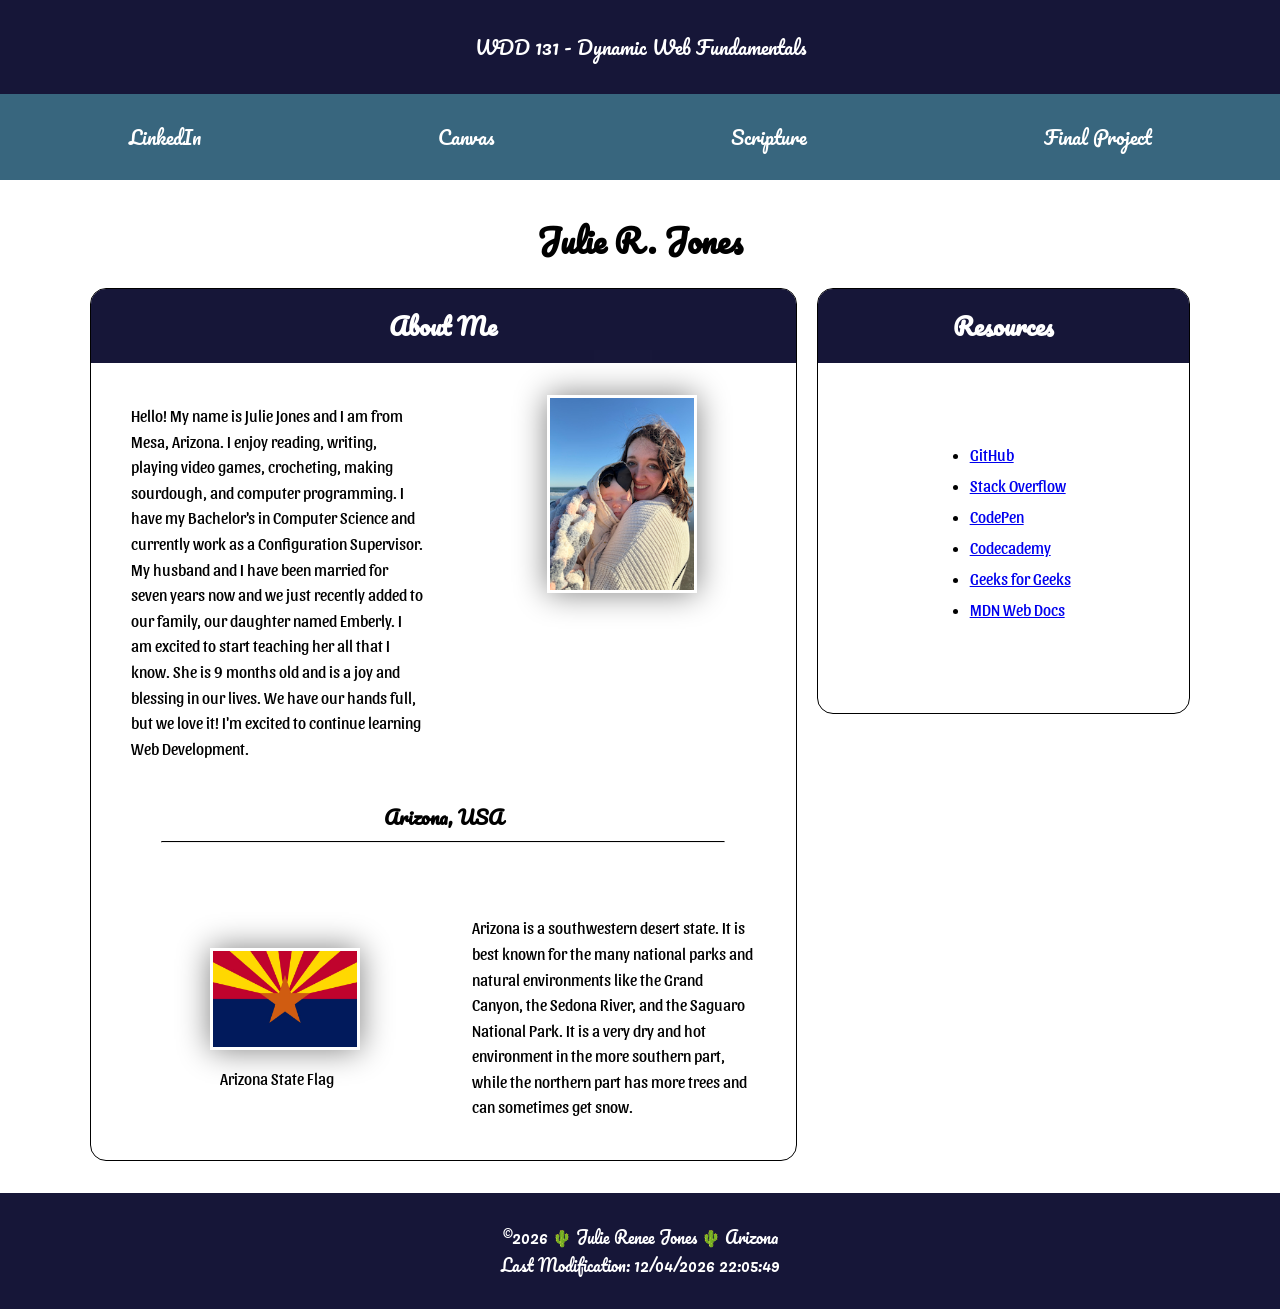
<file: index.html>
<!DOCTYPE html>
<html lang="en">
<head>
    <meta charset="UTF-8">
    <meta name="viewport" content="width=device-width, initial-scale=1.0">
    <title>WDD 131 - Dynamic Web Fundamentals - Julie Jones</title>
    <meta name="description" content="WDD 131 - Dynamic Web Fundamentals Julie Jones - This page is my home page for the WDD 131 class which contains information about me.">
    <meta name="author" content="Julie Jones">
    
    <link rel="stylesheet" href="styles/base.css">
    <link rel="preconnect" href="https://fonts.googleapis.com">
    <link rel="preconnect" href="https://fonts.gstatic.com" crossorigin>
    <link href="https://fonts.googleapis.com/css2?family=Oswald:wght@200..700&family=Pacifico&family=Shadows+Into+Light&display=swap" rel="stylesheet">
    <link rel="preconnect" href="https://fonts.googleapis.com">
    <link rel="preconnect" href="https://fonts.gstatic.com" crossorigin>
    <link href="https://fonts.googleapis.com/css2?family=Oswald:wght@200..700&family=Pacifico&family=Sansita:ital,wght@0,400;0,700;0,800;0,900;1,400;1,700;1,800;1,900&family=Shadows+Into+Light&display=swap" rel="stylesheet">

    <script src="scripts/getdates.js" defer></script>
</head>
<body>
    <header>
        <span id="course-title">WDD 131 - Dynamic Web Fundamentals</span>
         <nav>
            <a href="https://www.linkedin.com/in/julie-jones-716b031a3">LinkedIn</a>
            <a href="https://byupw.instructure.com/">Canvas</a>
            <a href="https://www.churchofjesuschrist.org/study/scriptures/ot/ps/23?lang=eng">Scripture</a>
            <a href="finalproject/">Final Project</a>
        </nav>
    </header>
    <main>
        <h1>Julie R. Jones</h1>
        <section class="card">
            <h2>About Me</h2>
            
            <div class="about">
                
                <p>
                    Hello! My name is Julie Jones and I am from Mesa, Arizona.
                    I enjoy reading, writing, playing video games, crocheting, making sourdough, and
                    computer programming. I have
                    my Bachelor's in Computer Science and currently work as a Configuration Supervisor. 
                    My husband and I have been married for seven years now
                    and we
                    just recently added to our family, our daughter named Emberly. I am excited to start
                    teaching her all that I know. She is 9 months old and is a joy and blessing in our lives. We have our hands full, but we love it!
                    I'm excited to continue learning Web Development. 
                </p>
                <figure class="profile">
                    <img src="images/profile.jpg" alt="Hello, my name is Julie Jones!" width="200">
                </figure>
            </div>
            
            <h3>Arizona, USA</h3>
            <hr>
            <div class="state">
                <figure class="flag">
                    <img src="images/arizona-flag.jpg" alt="Arizona State Flag" width="200">
                
                    <figcaption>Arizona State Flag</figcaption>
                </figure>
                <p>
                    Arizona is a southwestern desert state. It is best known for the many national parks
                    and
                    natural environments like the Grand Canyon, the Sedona River, and the Saguaro
                    National
                    Park. It is a very dry and hot environment in the more southern part, while the
                    northern
                    part has more trees and can sometimes get snow.
                </p>
            </div>
            
        </section>
        <section class="card resource">
            <h2>Resources</h2>
            <ul>
                <li><a href="https://github.com/jjones9825">GitHub</a></li>
                <li><a href="https://stackoverflow.com/questions/53030531/dotnet-command-not-found-in-mac/56291338#56291338">Stack Overflow</a></li>
                <li><a href="https://codepen.io/editor/pen?tour=welcome">CodePen</a></li>
                <li><a href="https://www.codecademy.com">Codecademy</a></li>
                <li><a href="https://www.geeksforgeeks.org/javascript/learn-web-development-basics-with-html-css-and-javascript/">Geeks for Geeks</a></li>
                <li><a href="https://developer.mozilla.org/en-US/docs/Learn_web_development">MDN Web Docs</a></li>
            </ul>
            
        </section>
    </main>
    <footer>
        <p>©<span id="currentyear"></span> 🌵 Julie Renee Jones 🌵 Arizona</p>
        <p>Last Modification: <span id="lastModified"></span></p>
    </footer>
    
</body>
</html>
</file>
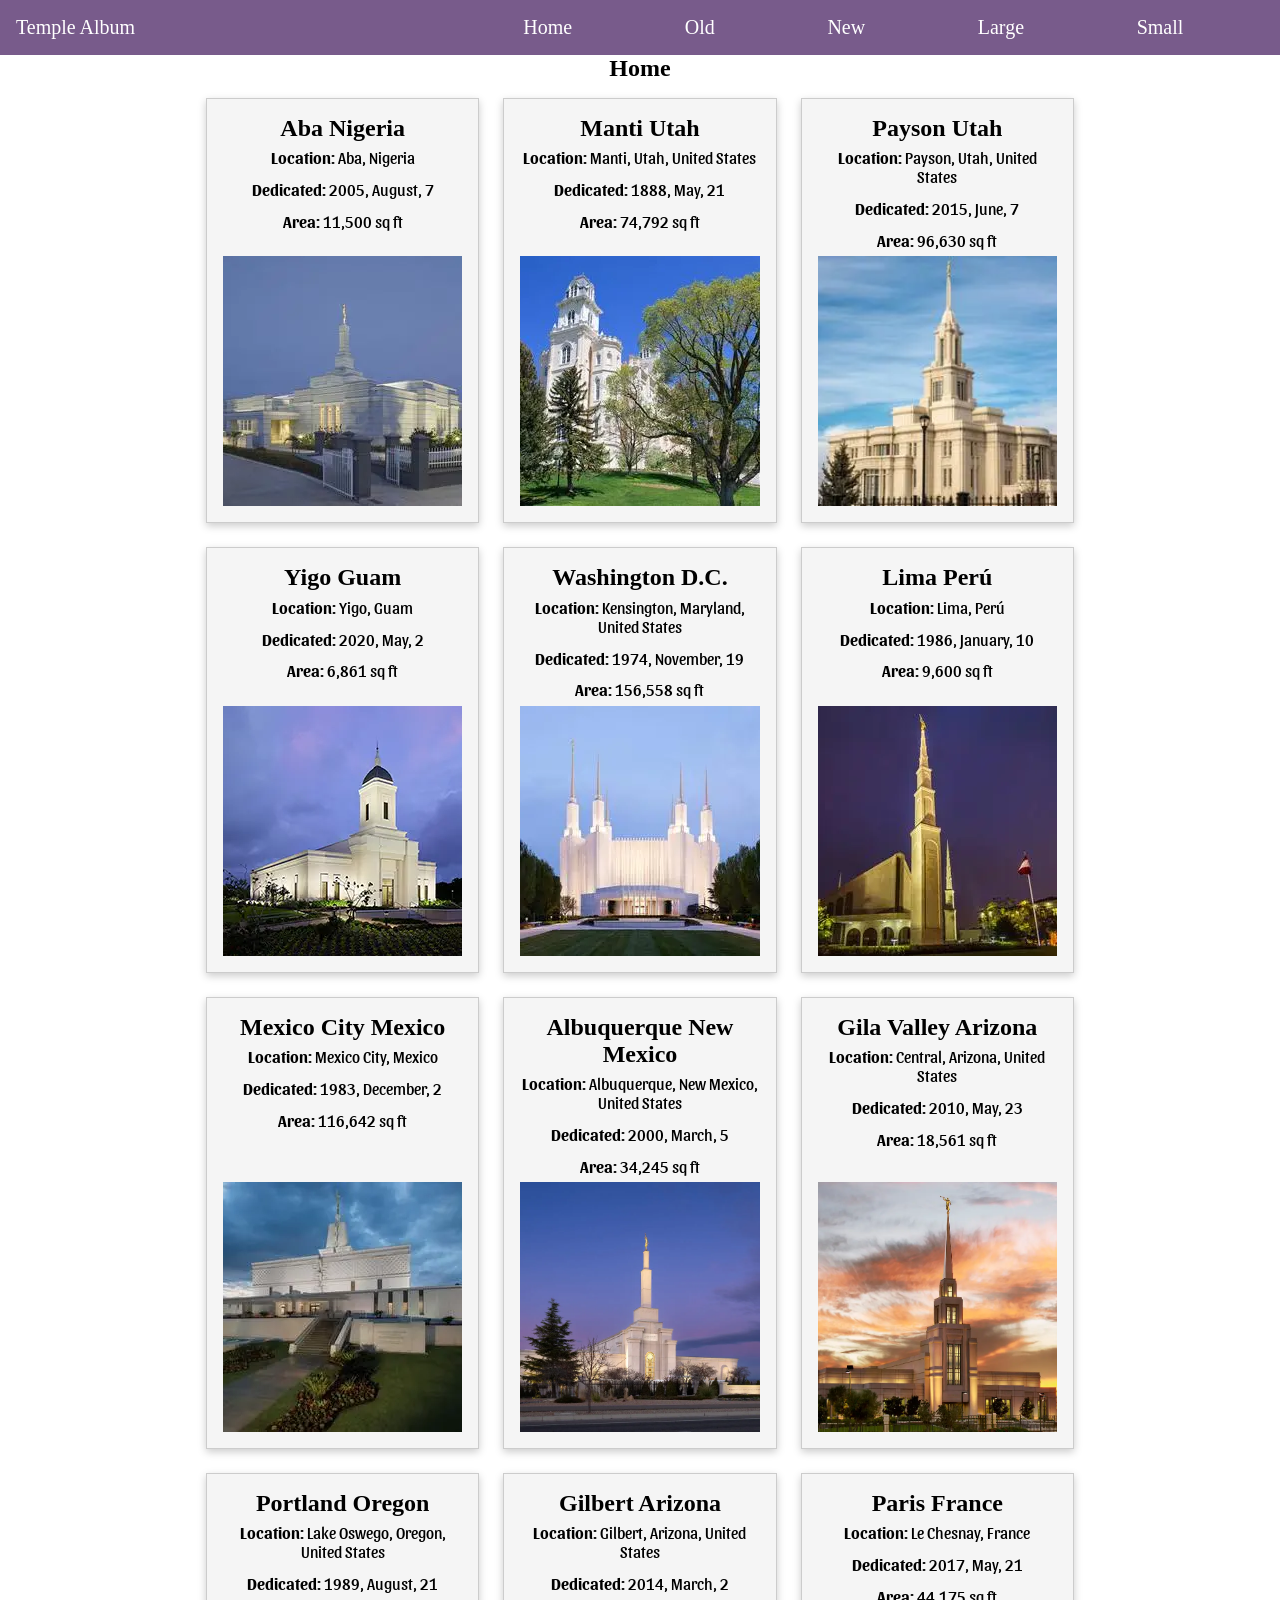
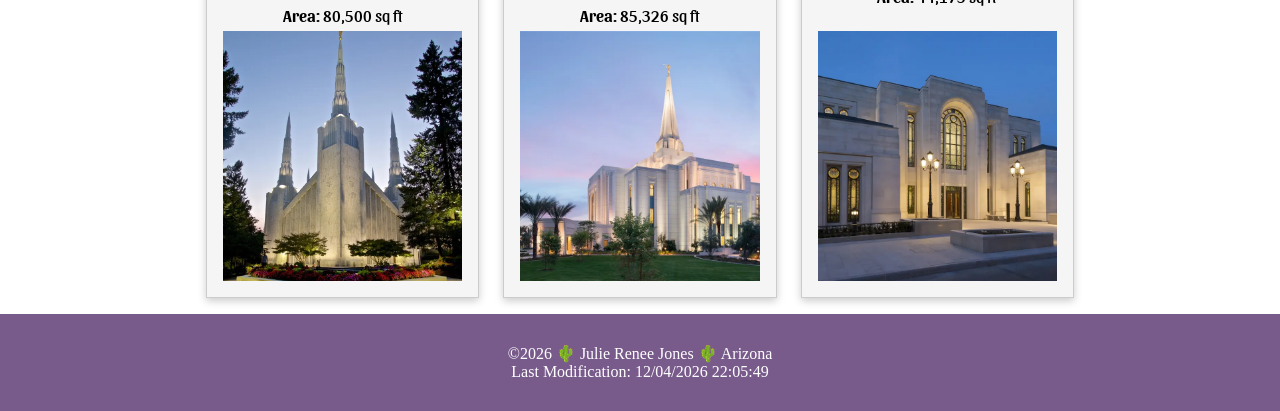
<file: filtered-temples.html>
<!DOCTYPE html>
<html lang="en">
<head>
    <meta charset="UTF-8">
    <meta name="viewport" content="width=device-width, initial-scale=1.0">
    <meta name="description" content="WDD 131 - Temple Photo Album with different Latter Day Saint Temples.">
    <meta name="author" content="Julie Jones">
    
    <link rel="stylesheet" href="styles/filtered-temples.css">
    <link rel="stylesheet" href="styles/filtered-temples-large.css">
    <link rel="preconnect" href="https://fonts.googleapis.com">
    <link rel="preconnect" href="https://fonts.gstatic.com" crossorigin>
    <link href="https://fonts.googleapis.com/css2?family=Sansita:wght@400;700&display=swap" rel="stylesheet">
   
    <script src="scripts/filtered-temples.js" defer></script>
    <script src="scripts/getdates.js" defer></script>
    
    <title>Temple Album | WDD 131</title>
</head>
<body>
    <header>
        <p>Temple Album</p>
        <button type="button" id="menu" aria-label="Hamburger Navigation Menu"></button>
        
        <nav>
            <ul>
                <li><a href="#" id="home">Home</a></li>
                <li><a href="#" id="old">Old</a></li>
                <li><a href="#" id="new">New</a></li>
                <li><a href="#" id="large">Large</a></li>
                <li><a href="#" id="small">Small</a></li>
            </ul>
            
            
        </nav>
    </header>
    <main>
        <h1 id="pageTitle">Home</h1>
        <div id="templeCards"></div>
    </main>
    <footer>
         <p>©<span id="currentyear"></span> 🌵 Julie Renee Jones 🌵 Arizona</p>
        <p>Last Modification: <span id="lastModified"></span></p>
    </footer>
</body>
</html>
</file>
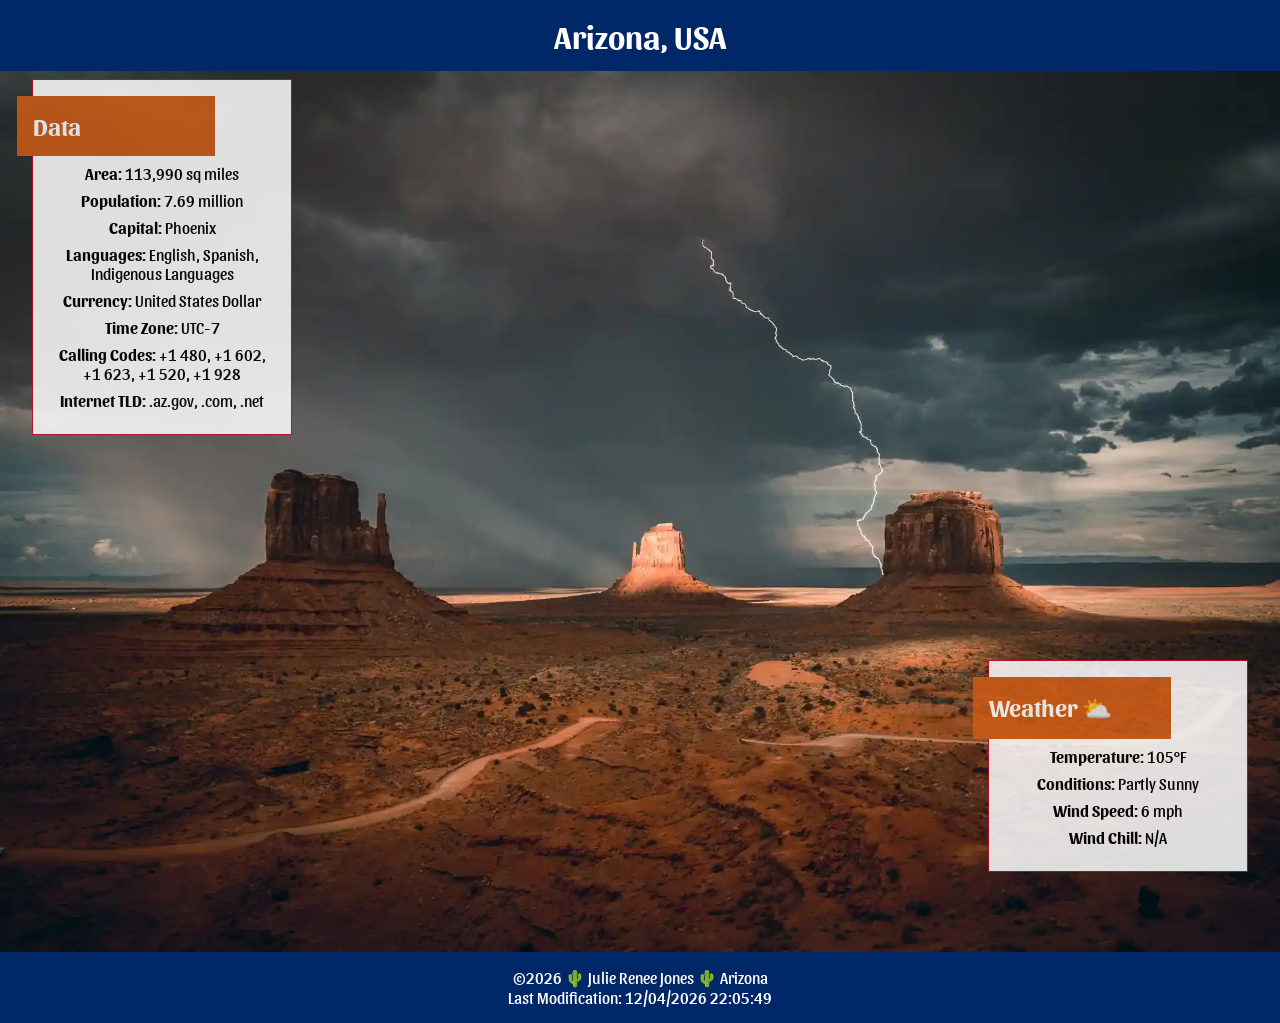
<file: place.html>
<!DOCTYPE html>
<html lang="en">
<head>
    <meta charset="UTF-8">
    <meta name="viewport" content="width=device-width, initial-scale=1.0">
    <meta name="description" content="A webpage that shares information about the place I live.">
    <meta name="author" content="Julie Jones">

    <title>Country Web Page | WDD 131</title>

    <link rel="preconnect" href="https://fonts.googleapis.com">
    <link rel="preconnect" href="https://fonts.gstatic.com" crossorigin>
    <link href="https://fonts.googleapis.com/css2?family=Oswald:wght@200..700&family=Pacifico&family=Shadows+Into+Light&display=swap" rel="stylesheet">
    <link rel="preconnect" href="https://fonts.googleapis.com">
    <link rel="preconnect" href="https://fonts.gstatic.com" crossorigin>
    <link href="https://fonts.googleapis.com/css2?family=Oswald:wght@200..700&family=Pacifico&family=Sansita:ital,wght@0,400;0,700;0,800;0,900;1,400;1,700;1,800;1,900&family=Shadows+Into+Light&display=swap" rel="stylesheet">

    <link rel="stylesheet" href="styles/place.css">
    <script src="scripts/place.js" defer></script>
    <script src="scripts/getdates.js" defer></script>


</head>
<body>
    <header>
        <h1>Arizona, USA</h1>
    </header>
    <main>
        <div class="container">
            <div class="hero">
                <picture>
                    <source srcset="images/arizona-landscape.webp" media="(min-width: 640px)">
                    <img src="images/arizona-cactus.webp" alt="A field of cacti with focus pulling to one tall cactus with the sun shining in the background.">
                </picture>
            </div>

            <section class="data card">
                <h2>Data</h2>
                <div class="info">
                    <p><strong>Area:</strong> 113,990 sq miles</p>

                    <p><strong>Population:</strong> 7.69 million</p>

                    <p><strong>Capital:</strong> Phoenix</p>
        
                    <p><strong>Languages:</strong> English, Spanish, Indigenous Languages</p>

                    <p><strong>Currency:</strong> United States Dollar</p>

                    <p><strong>Time Zone:</strong> UTC-7</p>

                    <p><strong>Calling Codes:</strong> +1 480, +1 602, +1 623, +1 520, +1 928</p>

                    <p><strong>Internet TLD:</strong> .az.gov, .com, .net</p>
                    
                </div>
            </section>

            <section class="weather card">
                <h2>
                    Weather
                    <img src="images/weather-icon.svg" alt="An icon with a sun behind clouds" class="weather-icon">
                </h2>

                <div class="info">
                    <p><strong>Temperature:</strong> <span id="temperature">105°F</span></p>
                 
                    <p><strong>Conditions:</strong> <span id="conditions">Partly Sunny</span></p>
                   
                    <p><strong>Wind Speed:</strong> <span id="wind-speed">6 mph</span></p>
                 
                    <p><strong>Wind Chill:</strong> <span id="windchill"></span></p>
                </div>
            </section>
        </div>
        
    </main>
    <footer>
         <p>©<span id="currentyear"></span> 🌵 Julie Renee Jones 🌵 Arizona</p>
        <p>Last Modification: <span id="lastModified"></span></p>
    </footer>    
</body>
</html>
</file>
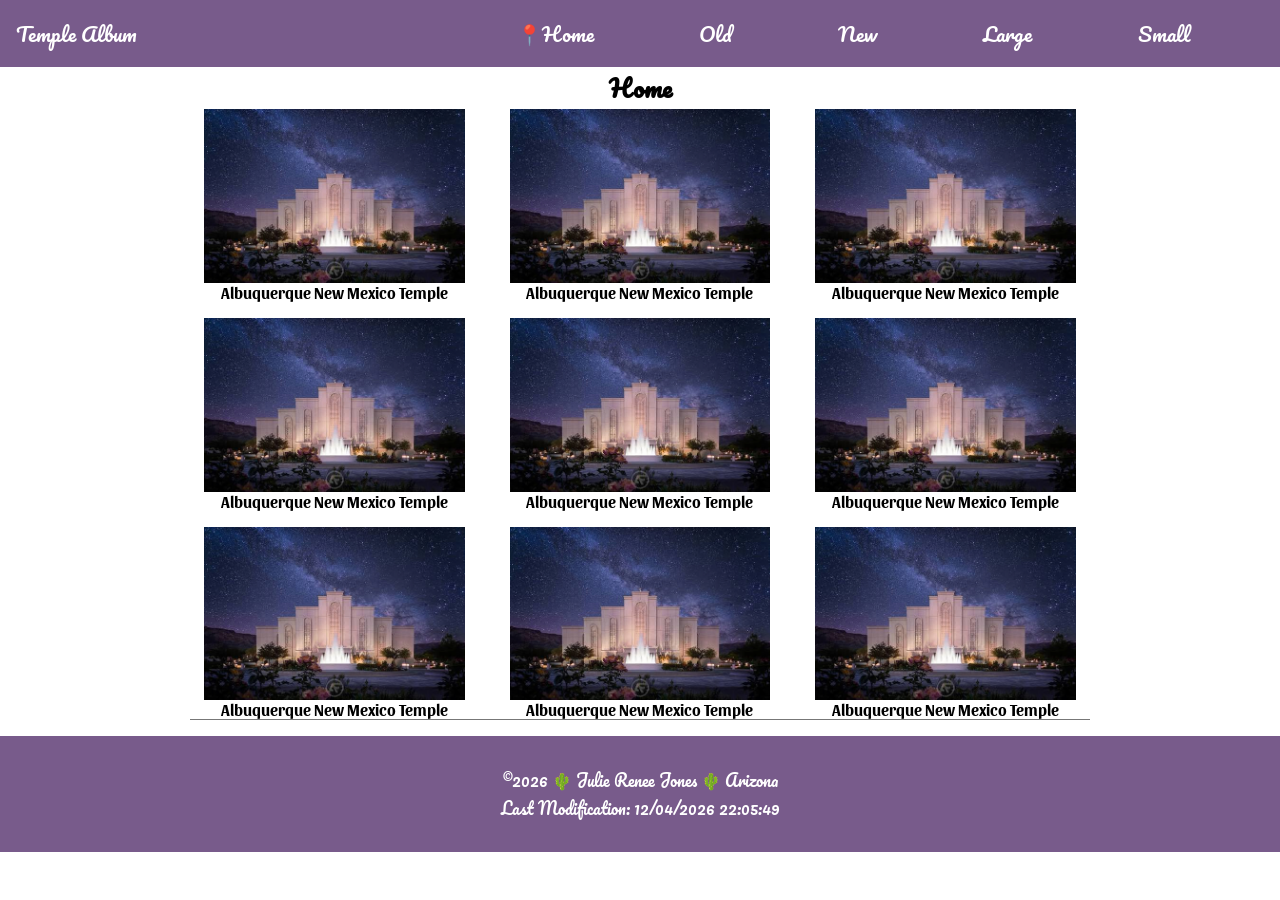
<file: temples.html>
<!DOCTYPE html>
<html lang="en">
<head>
    <meta charset="UTF-8">
    <meta name="viewport" content="width=device-width, initial-scale=1.0">
    <meta name="description" content="WDD 131 - Temple Photo Album with different Latter Day Saint Temples.">
    <meta name="author" content="Julie Jones">
    
    <link rel="stylesheet" href="styles/temples.css">
    <link rel="stylesheet" href="styles/temples-large.css">
    <link rel="preconnect" href="https://fonts.googleapis.com">
    <link rel="preconnect" href="https://fonts.gstatic.com" crossorigin>
    <link href="https://fonts.googleapis.com/css2?family=Oswald:wght@200..700&family=Pacifico&family=Shadows+Into+Light&display=swap" rel="stylesheet">
    <link rel="preconnect" href="https://fonts.googleapis.com">
    <link rel="preconnect" href="https://fonts.gstatic.com" crossorigin>
    <link href="https://fonts.googleapis.com/css2?family=Oswald:wght@200..700&family=Pacifico&family=Sansita:ital,wght@0,400;0,700;0,800;0,900;1,400;1,700;1,800;1,900&family=Shadows+Into+Light&display=swap" rel="stylesheet">

    <script src="scripts/temples.js" defer></script>
    <script src="scripts/getdates.js" defer></script>
    
    <title>Temple Album | WDD 131</title>
</head>
<body>
    <header>
        <p>Temple Album</p>
        <button type="button" id="menu" aria-label="Hamburger Navigation Menu"></button>
        
        <nav>
            <ul>
                <li><a href="#" title="Home" class="active">Home</a></li>
                <li><a href="#" title="Old">Old</a></li>
                <li><a href="#" title="New">New</a></li>
                <li><a href="#" title="Large">Large</a></li>
                <li><a href="#" title="Small">Small</a></li>
            </ul>
            
            
        </nav>
    </header>
    <main>
        <h1>Home</h1>
        <div class="container standard">
            <figure>
                <img src="images/albuquerque-temple.jpg" loading="lazy" width="250" height="167" alt="The Albuquerque New Mexico temple at night, front view.">
                <figcaption>Albuquerque New Mexico Temple</figcaption>
            </figure>
            <figure>
                <img src="images/albuquerque-temple.jpg" loading="lazy" width="250" height="167" alt="The Albuquerque New Mexico temple at night, front view.">
                <figcaption>Albuquerque New Mexico Temple</figcaption>
            </figure>
            <figure>
                <img src="images/albuquerque-temple.jpg" loading="lazy" width="250" height="167" alt="The Albuquerque New Mexico temple at night, front view.">
                <figcaption>Albuquerque New Mexico Temple</figcaption>
            </figure>
            <figure>
                <img src="images/albuquerque-temple.jpg" loading="lazy" width="250" height="167" alt="The Albuquerque New Mexico temple at night, front view.">
                <figcaption>Albuquerque New Mexico Temple</figcaption>
            </figure>
            <figure>
                <img src="images/albuquerque-temple.jpg" loading="lazy" width="250" height="167" alt="The Albuquerque New Mexico temple at night, front view.">
                <figcaption>Albuquerque New Mexico Temple</figcaption>
            </figure>
            <figure>
                <img src="images/albuquerque-temple.jpg" loading="lazy" width="250" height="167" alt="The Albuquerque New Mexico temple at night, front view.">
                <figcaption>Albuquerque New Mexico Temple</figcaption>
            </figure>
            <figure>
                <img src="images/albuquerque-temple.jpg" loading="lazy" width="250" height="167" alt="The Albuquerque New Mexico temple at night, front view.">
                <figcaption>Albuquerque New Mexico Temple</figcaption>
            </figure>
            <figure>
                <img src="images/albuquerque-temple.jpg" loading="lazy" width="250" height="167" alt="The Albuquerque New Mexico temple at night, front view.">
                <figcaption>Albuquerque New Mexico Temple</figcaption>
            </figure>
            <figure>
                <img src="images/albuquerque-temple.jpg" loading="lazy" width="250" height="167" alt="The Albuquerque New Mexico temple at night, front view.">
                <figcaption>Albuquerque New Mexico Temple</figcaption>
            </figure>
        </div>
        
    </main>
    <footer>
         <p>©<span id="currentyear"></span> 🌵 Julie Renee Jones 🌵 Arizona</p>
        <p>Last Modification: <span id="lastModified"></span></p>
    </footer>
</body>
</html>
</file>
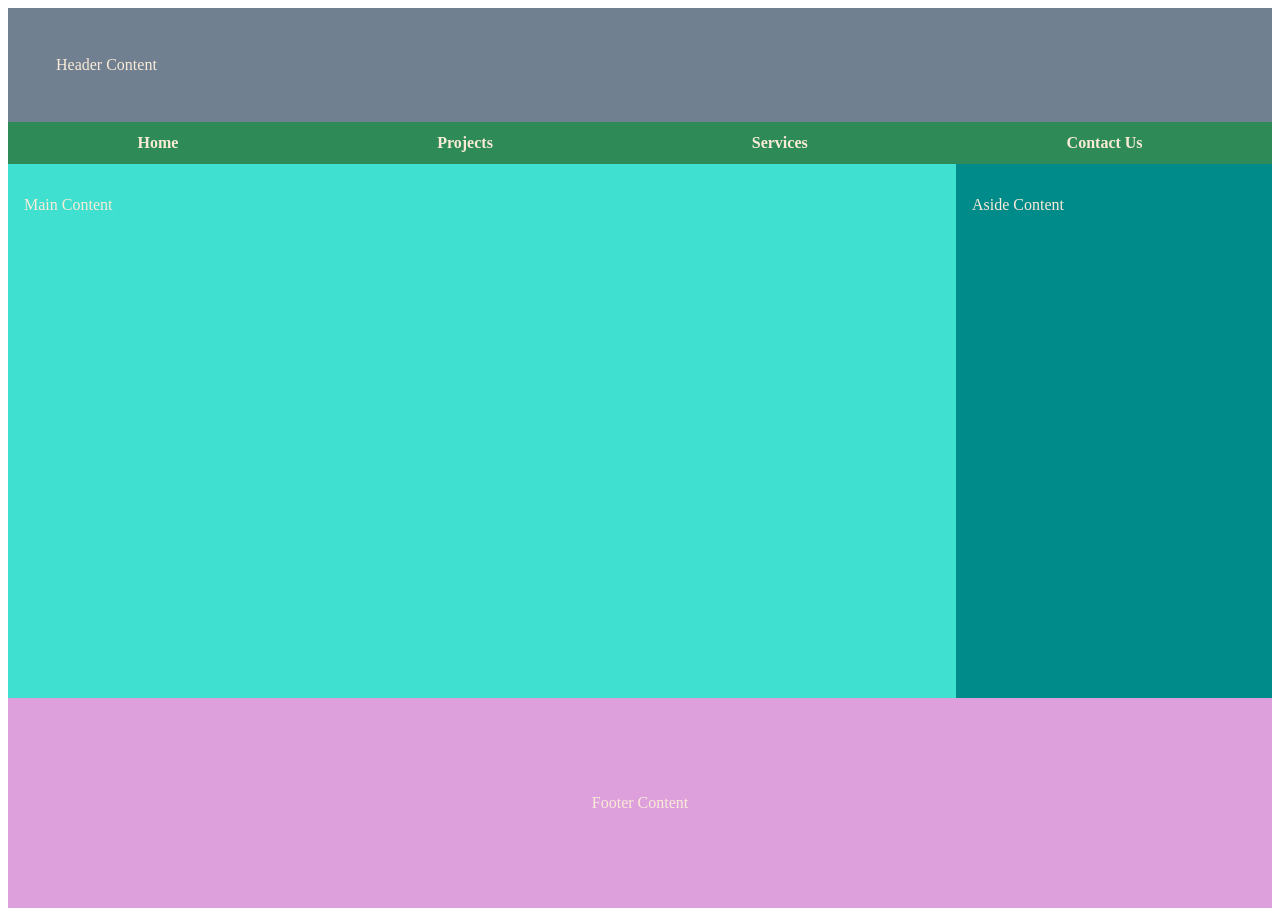
<file: week01/basic-layout.html>
<!DOCTYPE html>
<html lang="en">
<head>
    <meta charset="UTF-8">
    <meta name="viewport" content="width=device-width, initial-scale=1.0">
    <title>Julie Jones | WDD131</title>
    <link rel="stylesheet" href="styles/layout.css">
</head>
<body>
    <header>
        <p>Header Content</p>
        <nav>
            <ul class="navigation">
                <li><a href="index.html">Home</a></li>
                <li><a href="projects.html">Projects</a></li>
                <li><a href="services.html">Services</a></li>
                <li><a href="contact.html">Contact Us</a></li>
            </ul>    
        </nav>
    </header>
    <main class="left">
        
        <p>Main Content</p>
       
    </main>
     <div class="right">
            <aside>
                <p>Aside Content</p>
            </aside>
        </div>
    <footer>
        <p>Footer Content</p>
    </footer>
</body>
</html>
</file>
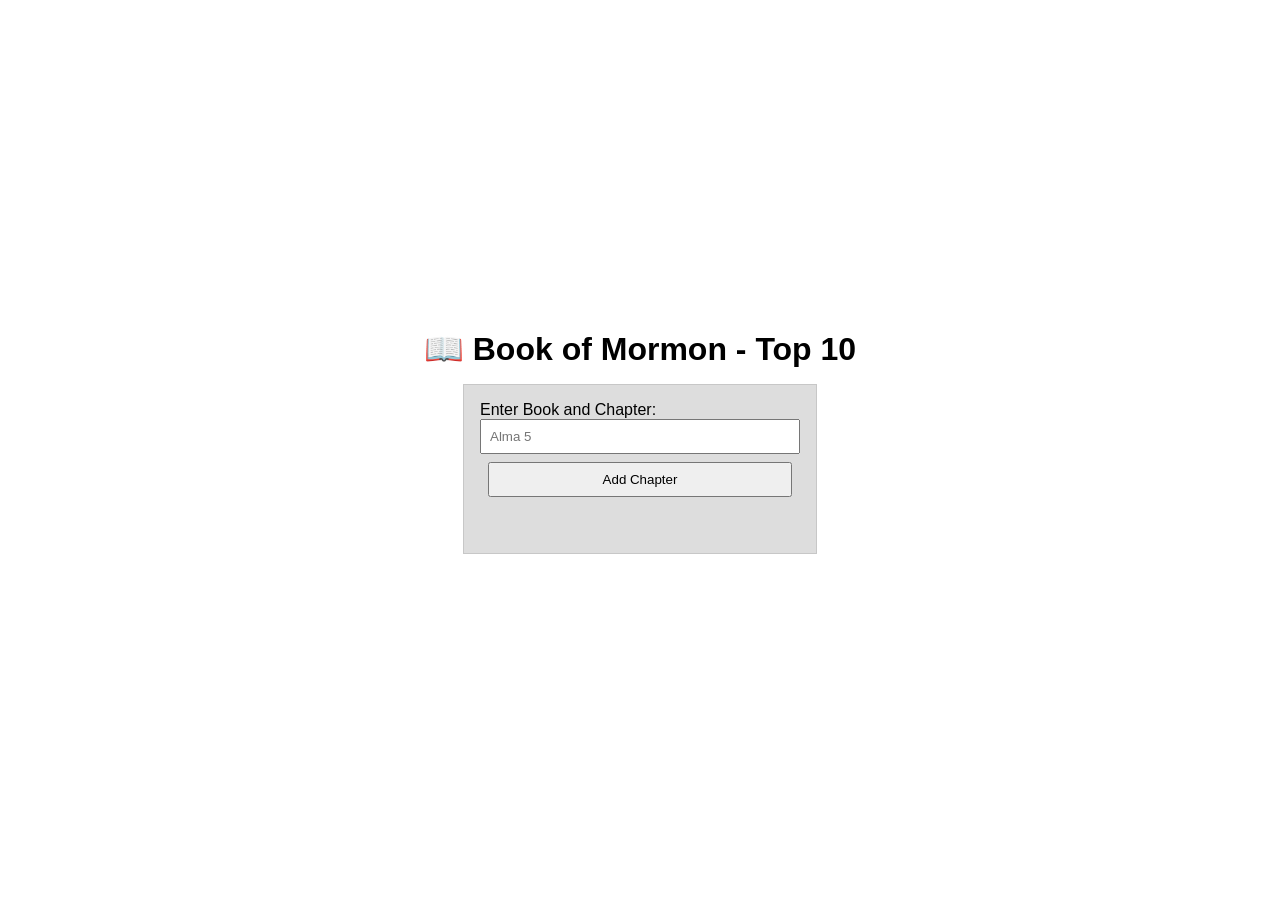
<file: week02/bom.html>
<!DOCTYPE html>
<html lang="en">
<head>
    <meta charset="UTF-8">
    <meta name="viewport" content="width=device-width, initial-scale=1.0">
    <meta name="description" content="Book of Mormon Website Activity - using the DOM">
    <meta name="author" content="Julie Jones">
    <title>Book of Mormon Website</title>

    <link rel="stylesheet" href="styles/bom.css">
    <script src="scripts/bom.js" defer></script>
</head>
<body>
    <h1>📖 Book of Mormon - Top 10</h1>
<main>
	<label for="favchap">Enter Book and Chapter: </label>
	<input type="text" id="favchap" placeholder="Alma 5">
	<button type="submit">Add Chapter</button>
	<ul id="list"></ul>
    
</main>
</body>
</html>
</file>
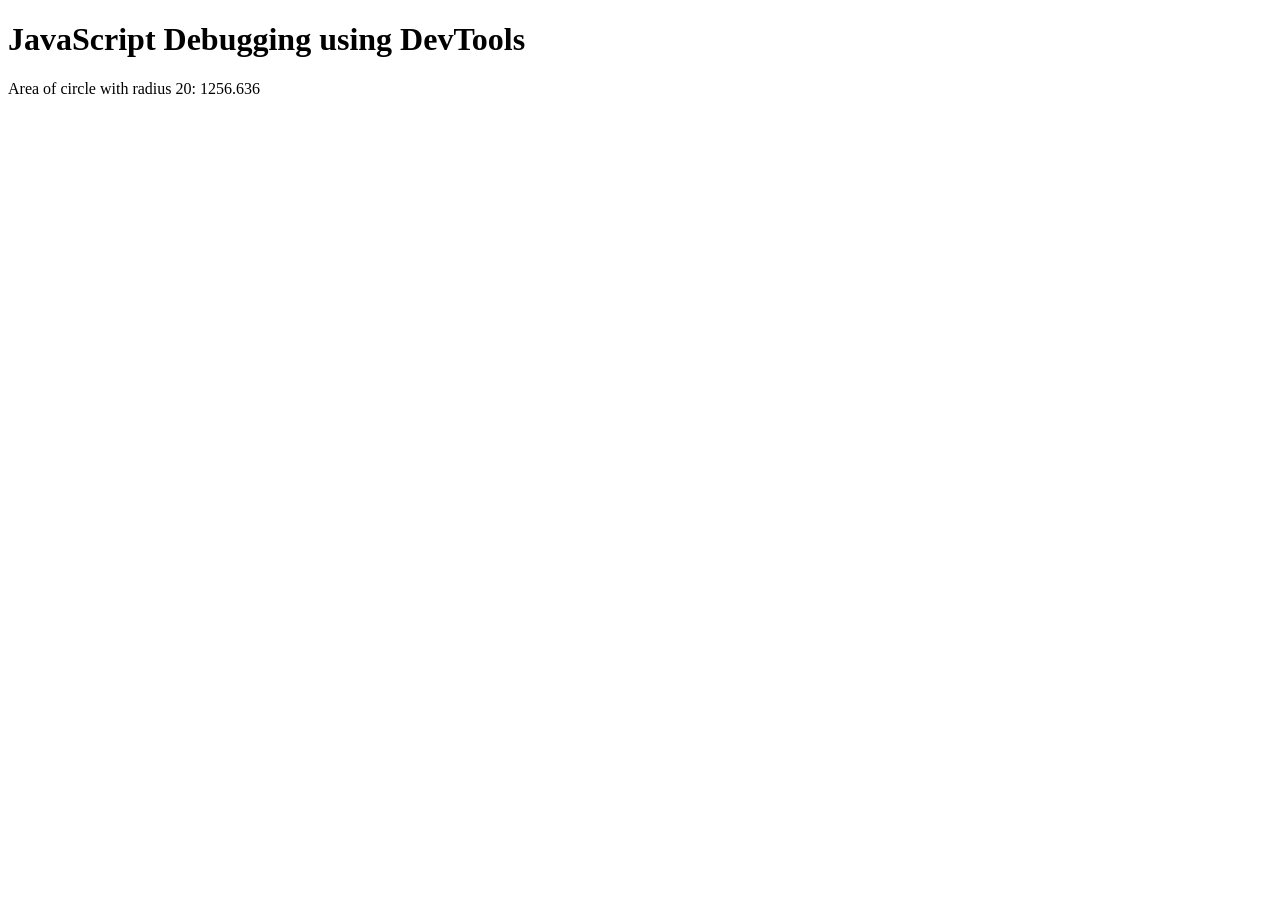
<file: week02/debugging.html>
<!DOCTYPE html>
<html lang="en">
<head>
    <meta charset="UTF-8">
    <meta name="viewport" content="width=device-width, initial-scale=1.0">
    <title>Document</title>
    <script src="scripts/debugging.js" defer></script>
</head>
<body>
    <h1>JavaScript Debugging using DevTools</h1>
<p>Area of circle with radius <span id="radius"></span>: <span id="area"></span></p>
</body>
</html>
</file>
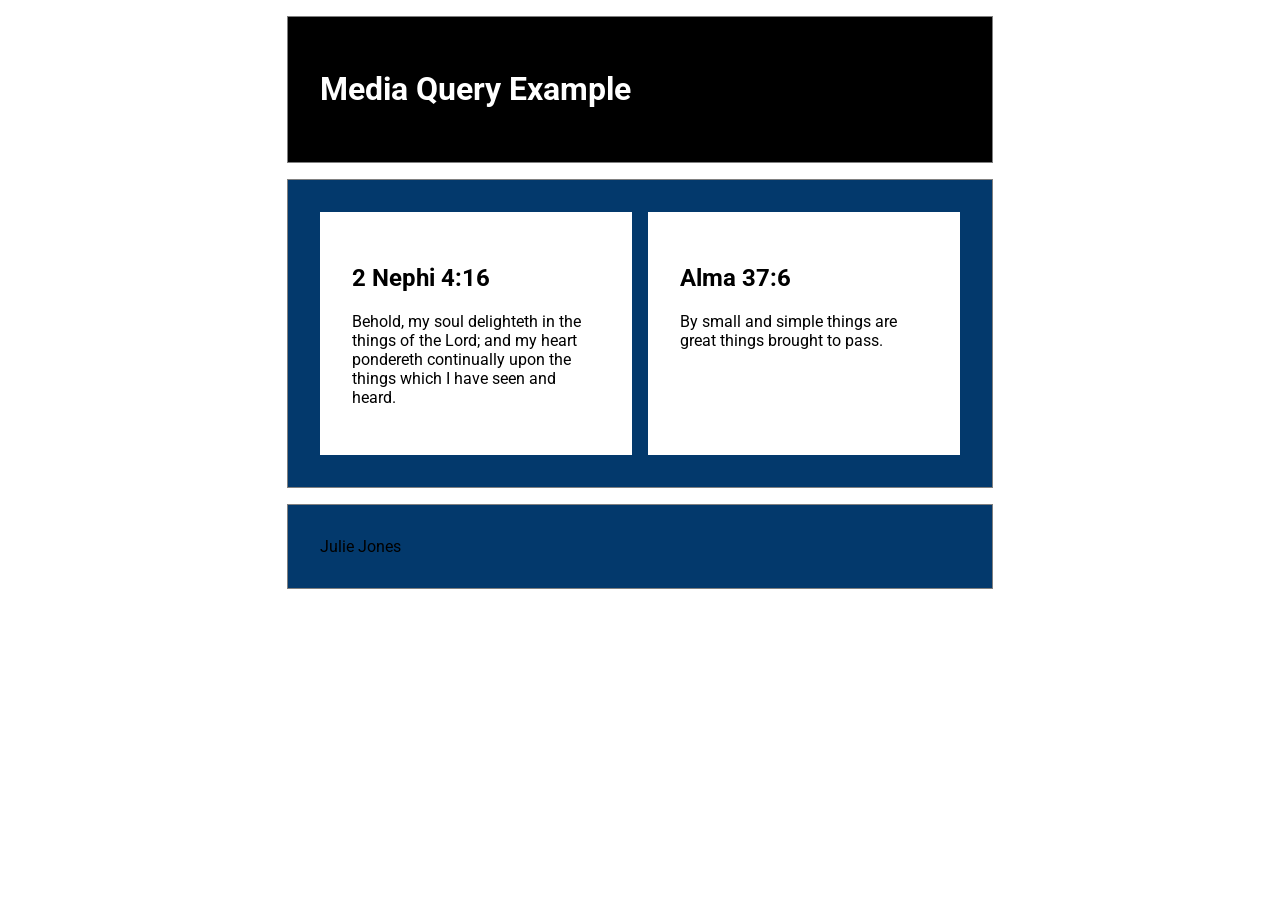
<file: week02/media-query.html>
<!DOCTYPE html>
<html lang="en">
<head>
    <meta charset="UTF-8">
    <meta name="viewport" content="width=device-width, initial-scale=1.0">
    <meta name="description" content="Media Query Learning Activity for Week02">
    <meta name="author" content="Julie Jones">
    <title>WDD 131 - Media Query Example</title>
    <link rel="preconnect" href="https://fonts.googleapis.com">
    <link rel="preconnect" href="https://fonts.gstatic.com" crossorigin>
    <link href="https://fonts.googleapis.com/css2?family=Oswald:wght@200..700&family=Pacifico&family=Roboto:ital,wght@0,100..900;1,100..900&family=Sansita:ital,wght@0,400;0,700;0,800;0,900;1,400;1,700;1,800;1,900&family=Shadows+Into+Light&display=swap" rel="stylesheet">

    <link rel="stylesheet" href="styles/media-query.css">
    <link rel="stylesheet" href="styles/media-query-large.css">
</head>
<body>
    <header>
        <h1>Media Query Example</h1>
    </header>
    <main>
        <section>
            <h2>2 Nephi 4:16</h2>
            <p>Behold, my soul delighteth in the things of the Lord; and my heart pondereth continually upon the things which I have seen and heard.</p>
        </section>
        <section>
            <h2>Alma 37:6</h2>
            <p>By small and simple things are great things brought to pass.</p>
        </section>
    </main>
    <footer>Julie Jones</footer>
</body>
</html>
</file>
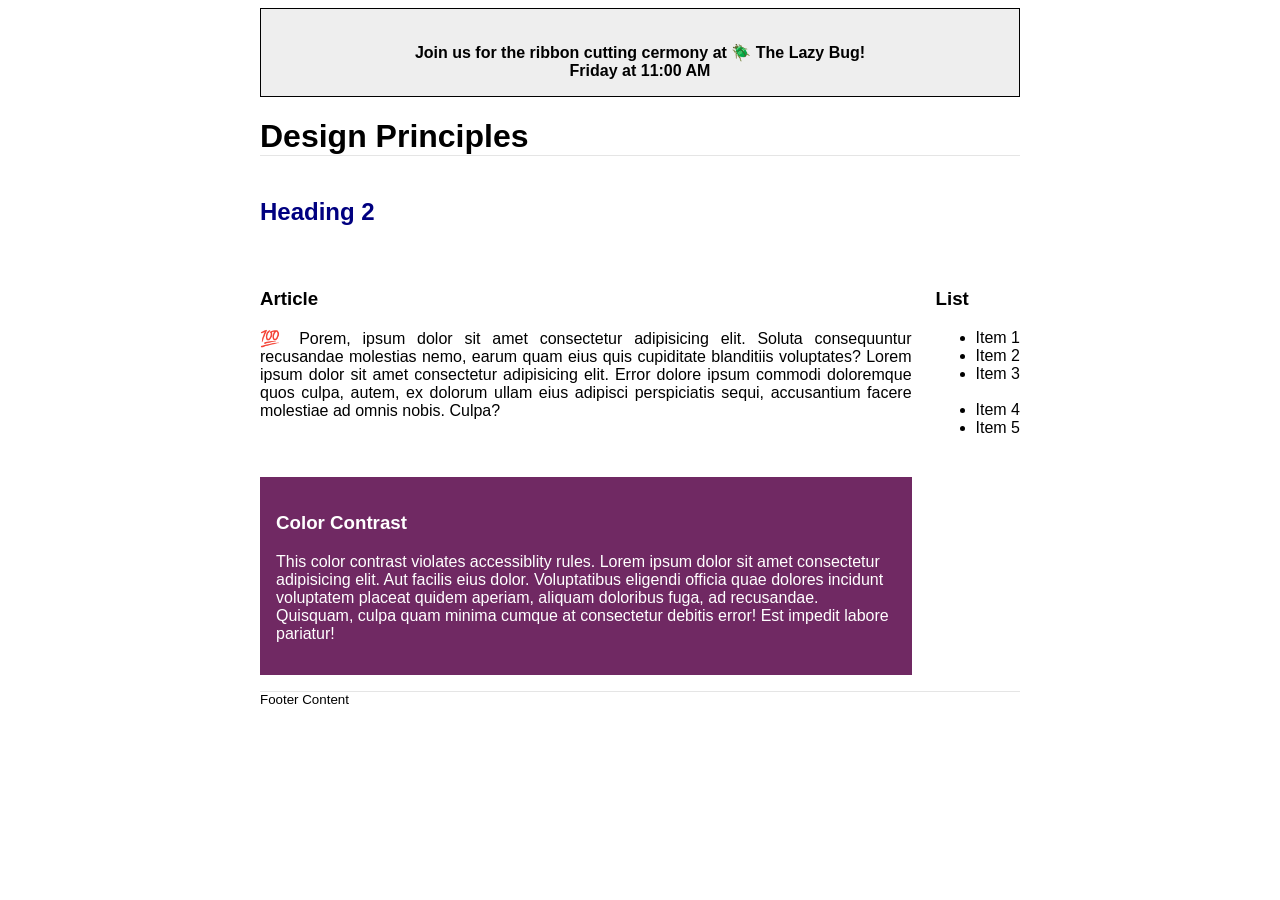
<file: week03/design.html>
<!DOCTYPE html>
<html lang="en">
<head>
    <meta charset="UTF-8">
    <meta name="viewport" content="width=device-width, initial-scale=1.0">
    <title>Design Principles</title>

    <link rel="stylesheet" href="styles/design.css">
</head>
<body>
    <header>
        <div class="banner"><br>Join us for the ribbon cutting cermony at 🪲 The Lazy Bug!<br>Friday at 11:00 AM</div>
        <h1>Design Principles</h1>
    </header>
    <main>
        <h2>Heading 2</h2>
        <section>
            <h3>Article</h3>
            <article>
                <p>💯 Porem, ipsum dolor sit amet consectetur adipisicing elit. Soluta consequuntur recusandae molestias nemo, earum quam eius quis cupiditate blanditiis voluptates? Lorem ipsum dolor sit amet consectetur adipisicing elit. Error dolore ipsum commodi doloremque quos culpa, autem, ex dolorum ullam eius adipisci perspiciatis sequi, accusantium facere molestiae ad omnis nobis. Culpa?</p>
            </article>
        </section>
        <section>
            <h3>List</h3>
            <ul>
                <li>Item 1</li>
                <li>Item 2</li>
                <li>Item 3<br><br></li>
                <li>Item 4</li>
                <li>Item 5</li>
            </ul>
        </section>
        <div class="callout">
            <h3>Color Contrast</h3>
            <p>This color contrast violates accessiblity rules. Lorem ipsum dolor sit amet consectetur adipisicing elit. Aut facilis eius dolor. Voluptatibus eligendi officia quae dolores incidunt voluptatem placeat quidem aperiam, aliquam doloribus fuga, ad recusandae. Quisquam, culpa quam minima cumque at consectetur debitis error! Est impedit labore pariatur!</p>
        </div>
    </main>
    <footer>
        Footer Content
    </footer>
</body>
</html>
</file>
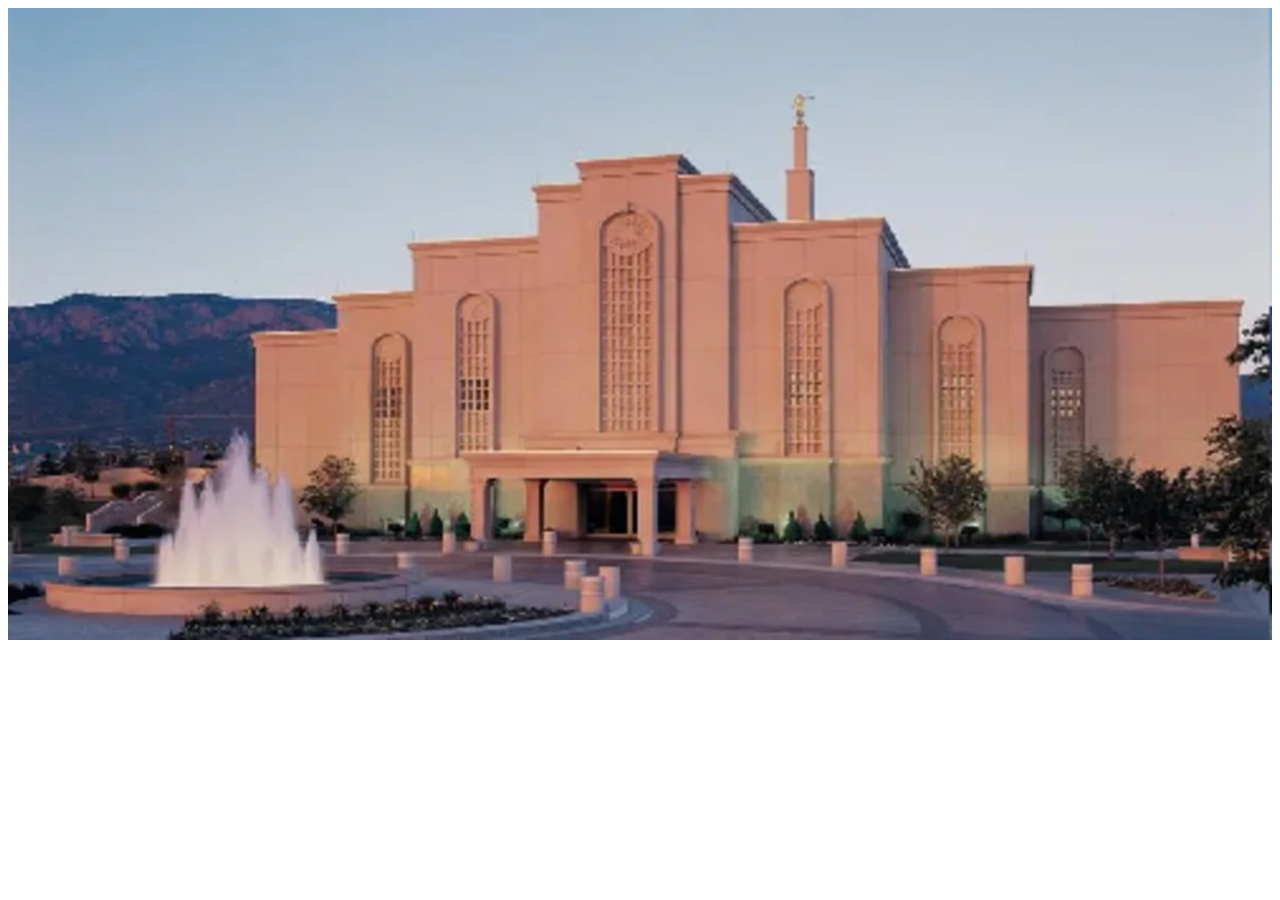
<file: week03/responsive-images.html>
<!DOCTYPE html>
<html lang="en">
<head>
    <meta charset="UTF-8">
    <meta name="viewport" content="width=device-width, initial-scale=1.0">
    <title>Responsive Images</title>

    <link rel="stylesheet" href="styles/responsive-images.css">
</head>
<body>
    <main>
     <div class="hero">
        <picture>
            <source media="(min-width: 1000px)" srcset="images/hero-large.webp">
            <source media="(min-width: 500px)" srcset="images/hero-medium.webp">
            <img src="images/hero-small.webp" alt="Small image of the Albuquerque temple." width="500" height="250">
        </picture>
     </div>
    </main>
</body>
</html>
</file>
<file: styles/base.css>
/* Universal Format */
* {
    padding: 0;
    margin: 0;
    box-sizing: border-box;
}

/* General Layouts */
header {
    font-family: "Pacifico", cursive;
    text-align: center;
    background-color: #161638;
    font-size: larger;
    color: white;

}

header span {
    display: block;
    padding: 30px;
}

nav {
    display: flex;
    align-items: center;
    justify-content: space-evenly;
    padding: 10px;
    background-color: #38667E;
    
}

nav a {
    flex: 1 1 auto;
    text-align: center;
    padding: 1rem;
    color: white;
    text-decoration: none;
}

nav a:hover {
    text-decoration: overline;
}

main {
    width: 90%;
    max-width: 1100px;
    margin: 2rem auto;
    text-align: center;

    display: grid;
    /* grid-template: auto 1fr auto / 3fr 1fr 1fr; */
    grid-template-columns: 2fr 1fr;
    gap: 20px;
    align-items: start;
}

h1, h2, h3 {
    font-family: "Pacifico", cursive;
}

h1 {
    text-align: center;
    grid-column: 1 / 4;
    
}

h3 {
    
    text-align: center;
    border: none;
    margin-bottom: 0.5rem;
}

hr {
    width: 80%;
    border-top: 1px solid #000;
    margin: 0 auto 2rem;
}

section {
    font-family: "Sansita", sans-serif;
    border: solid 1px black;
    border-radius: 10px;
    padding: 0;
    overflow: hidden;
}

section img {
    width: 150px;
    height: auto;
    border: 1px solid white;
    padding: 2px;
    box-shadow: 0 0 30px gray;
    /* float: right; */
    margin: 0 0 1rem 1rem;
}

section p {
    padding: .5rem;
    text-align: left;
    font-size: 1rem;
    line-height: 1.6;
}

footer {
    font-family: "Pacifico", cursive;
    text-align: center;
    background-color: #161638;
    color: white;
    padding: 30px;
}

/* Class Selectors */
.card h2 {
    background-color: #161638;
    color: white;
    margin: 0;
    padding: 1rem;
    text-align: center;
}

.card {
    border: solid 1px black;
    border-radius: 16px;
    padding: 0;
    overflow: hidden;
}

.about {
    display: grid;
    grid-template-columns: 3fr 300px;
    gap: 2rem;
    padding: 2rem;
    align-items: start;
    /* grid-column: 1 / 2; */
}

.state {
    display: grid;
    grid-template-columns: 3fr 300px;
    gap: 2rem;
    padding: 2rem;
    align-items: center;
    /* grid-column: 1 / 2; */
}

.resource {
    grid-column: 2 / 4;
}

.resource ul {
    display: flex;
    flex-direction: column;
    justify-content: center;
    /* align-items: center; */
    min-height: 350px;
    padding-left: 9.5rem;
}

.resource li {
    text-align: left;
    margin-bottom: 0.75rem;
}
</file>
<file: styles/filtered-temples.css>
/* Universal Format */
* {
    padding: 0;
    margin: 0;
    box-sizing: border-box;
}

/* General Layouts */
header {
    position: relative;
    display: grid;
    grid-template-columns: 1fr;
    font-family: "Pacifico", cursive;
    text-align: left;
    background-color: #785b8b;
    font-size: 20px;
    color: white;
}

header p {
    padding: 16px;
}

h1 {
    text-align: center;
    font-size: 1.5rem;
    margin-left: 1rem;
}


main {
    width: 100%;
    max-width: 900px;
    margin: 0 auto;
}

h1, h2, h3 {
    font-family: "Pacifico", cursive;
}

#templeCards img {
    width: 100%;
    height: 250px;
    object-fit: cover;
    margin-top: auto;
    display: block;
}

footer {
    font-family: "Pacifico", cursive;
    text-align: center;
    background-color: #785b8b;
    color: white;
    padding: 30px;
}

/* Class Selectors */
#templeCards {
    min-height: 1200px;
    display: grid;
    /* grid-template: auto 1fr auto / 3fr 1fr 1fr; */
    grid-template-columns: 1fr;
    grid-gap: 1.5rem;
    align-items: stretch;
    padding: 1rem;
}

#templeCards section {
    display: flex;
    flex-direction: column;
    background-color: #f5f5f5;
    border: 1px solid #ccc;
    text-align: center;
    padding: 1rem;
    box-shadow: 0 3px 8px #ccc;
}

#templeCards h3 {
    font-size: 2rem;
    margin-bottom: 1rem;
}

#templeCards p{
    margin: .4rem 0;
    font-family: "Sansita", sans-serif;
}

.standard {
    font-weight: 700;
    border-bottom: 1px solid #777;
    margin-bottom: 1rem;
}


/* Mobile Menu Hamburger */

#menu {
    font-size: 1.5rem;
    border: 0;
    background: none;
    color: #fff;
    position: absolute;
    top: 1rem;
    right: 1rem;
}

#menu::before {
    content: "☰";
}

#menu.open::before {
    content: "X";
}

nav {
    width: 100%;
}

nav ul {
    display: none;
    flex-direction: column;
    justify-content: space-around;
    list-style: none;
    color: #fff;
}

nav a {
    display: block;
    padding: 1rem;
    text-align: center;
    text-decoration: none;
    color: #fff;
}

nav a:hover {
    text-decoration: overline;
    font-weight: 700; 
}

nav.open ul {
    display: flex;
}
</file>
<file: styles/filtered-temples-large.css>
@media screen and (min-width: 640px) {
    header {
        grid-template-columns: 2fr 4fr;
        align-items: center;
    }
    h1 {
        margin-left: 0;
        text-align: center;
    }
    
    #menu {
        display: none;
    }

    nav ul {
        display: flex;
        flex-direction: row;
        justify-content: space-evenly;
        align-items: center;
    }

    nav a {
        display: block;
        flex: 1 1 100%;
    }

    #templeCards {
        grid-template-columns: repeat(auto-fit, minmax(250px, 1fr));
    }
}
</file>
<file: styles/place.css>
:root {
    --fonts: "Sansita", sans-serif;
    --bord: 1px solid var(--red);
    --red: #BF0A30;
    --blue: #002868;
    --yellow: #FED700;
    --copper: #CE5C17; 
    --text: #FFF;
}

* {
    padding: 0;
    margin: 0;
    box-sizing: border-box;
}

body {
    margin: 0;
    font-family: var(--fonts);
}

header {
    text-align: center;
    padding: 1rem;
    background-color: var(--blue);
    color: var(--text);
}

footer {
    text-align: center;
    padding: 1rem;
    background-color: var(--blue);
    color: var(--text);
}

main {
    display: grid;
    gap: 1rem;
}

h2 {
    text-align: center;
}

.hero img {
    width: 100%;
    display: block;
}

.card {
    
    border: var(--bord);
    padding: 1rem;
}

.info {
    /* display: grid;
    grid-template-columns: max-content max-content;
    /* justify-content: center;
    column-gap: .75rem; */
    /* gap: .5rem; */
    text-align: center;
}

 .info p {
    margin: .5rem 0;
}
/*
.info p:nth-child(odd) {
    text-align: right;
}

.info p:nth-child(even) {
    text-align: left;
} */

.data, .weather {
    position: static;
}

.weather-icon {
    display: block;
    width: 100px;
    height: 100px;
    margin: 0 auto 1rem;
}

@media (min-width: 640px){
    .container {
        position: relative;
        grid-column: 1/4;
    }
    main {
        display: grid;
        grid-template-columns: 250px 1fr 250px;
        grid-template-areas: "hero hero hero";
    }

    h2 {
        text-align: left;
        padding: 1rem;
        margin-left: -2rem;
        margin-right: 3.75rem;
        background-color: var(--copper);
        color: var(--text)

    }

    .container img {
        width: 100%;
        display: block;
    }

    .data {
        position: absolute;

        top: .5rem;
        left: 2rem;

        width: 260px;

        background: white;
        opacity: 85%;
    }

    .weather{
        position: absolute;

        bottom:5rem;
        right: 2rem;

        width: 260px;
        background: white;
        opacity: 85%;
    }

    img.weather-icon {
        display: none;
    }
    .weather h2::after {
        content:"⛅️";
        font-size: 1.5rem;

    }

  
}
</file>
<file: styles/temples.css>
/* Universal Format */
* {
    padding: 0;
    margin: 0;
    box-sizing: border-box;
}

/* General Layouts */
header {
    position: relative;
    display: grid;
    grid-template-columns: 1fr;
    font-family: "Pacifico", cursive;
    text-align: left;
    background-color: #785b8b;
    font-size: 20px;
    color: white;
}

header p {
    padding: 16px;
}

h1 {
    text-align: center;
    font-size: 1.5rem;
    margin-left: 1rem;
}


main {
    width: 100%;
    max-width: 900px;
    margin: 0 auto;
}

h1, h2, h3 {
    font-family: "Pacifico", cursive;
}

figure {
    width: 100%;
    text-align: center;
}

figure img {
    margin: 0 auto;
    width: 90%;
    height: auto;
    display: block;
}

figcaption {
    font-family: "Sansita", sans-serif;
    text-align: center;
}

footer {
    font-family: "Pacifico", cursive;
    text-align: center;
    background-color: #785b8b;
    color: white;
    padding: 30px;
}

/* Class Selectors */
.container {
    display: grid;
    /* grid-template: auto 1fr auto / 3fr 1fr 1fr; */
    grid-template-columns: 1fr;
    grid-gap: 1rem;
    place-items: center;
}

.standard {
    font-weight: 700;
    border-bottom: 1px solid #777;
    margin-bottom: 1rem;
}


/* Mobile Menu Hamburger */

#menu {
    font-size: 1.5rem;
    border: 0;
    background: none;
    color: #fff;
    position: absolute;
    top: 1rem;
    right: 1rem;
}

#menu::before {
    content: "☰";
}

#menu.open::before {
    content: "X";
}

nav {
    width: 100%;
}

nav ul {
    display: none;
    flex-direction: column;
    justify-content: space-around;
    list-style: none;
    color: #fff;
}

nav a {
    display: block;
    padding: 1rem;
    text-align: center;
    text-decoration: none;
    color: #fff;
}

nav a:hover {
    text-decoration: overline;
    font-weight: 700; 
}

nav.open ul {
    display: flex;
}

.active::before {
    content: "📍";
}
</file>
<file: styles/temples-large.css>
@media screen and (min-width: 640px) {
    header {
        grid-template-columns: 2fr 4fr;
        align-items: center;
    }
    h1 {
        margin-left: 0;
        text-align: center;
    }
    
    #menu {
        display: none;
    }

    nav ul {
        display: flex;
        flex-direction: row;
        justify-content: space-evenly;
        align-items: center;
    }

    nav a {
        display: block;
        flex: 1 1 100%;
    }

    .container {
        grid-template-columns: repeat(auto-fit, minmax(250px, 1fr));
    }
}
</file>
<file: week01/styles/layout.css>
* {
    font-family: 'Times New Roman', Times, serif;
    color: antiquewhite;
}

.navigation {
    display: flex;
    list-style: none;
    flex-wrap: wrap;
    align-items: center;
    background-color: seagreen;
    margin: 0;
    padding: 0;
}

.navigation li {
    flex: 1 1 auto;
}

.navigation a {
    display: block;
    text-decoration: none;
    text-align: center;
    font-weight: 700;
    padding: 0.75rem;
}

.navigation a:hover {
    text-decoration: underline;
    color: black;
}

body {
    display: grid;
    height: 100vh;
    grid-template: auto 1fr auto / 3fr 1fr;
}

header {
    background-color: slategray;
    display: flex;
    flex-direction: column;
    justify-content: space-between;
    grid-column: 1 / 3;
}

header p {
    margin: 0;
    padding: 3rem;
}

.left {
    background-color: turquoise;
    grid-column: 1 / 2;
}

.right {
    background-color: darkcyan;
    grid-column: 2 / 3;
}

footer {
    background-color: plum;
    grid-column: 1 / 3;
    text-align: center;
    padding: 5rem;
}

.left, .right {
    padding: 1rem;
}
</file>
<file: week02/styles/bom.css>
* {
	margin: 0;
	padding: 0;
}

body {
	height: 100vh;
	display: flex;
	flex-direction: column;
	align-items: center;
	justify-content: center;
	font-family: Acme, Arial, sans-serif;
}

h1 {
	font-size: 1.5rem;
}

main {
	margin: 1rem auto;
	border: 1px solid rgb(0 0 0 / 0.1);
	padding: 1rem;
	background-color: #ddd;
	display: flex;
	flex-direction: column;
}

input,
button {
	padding: 0.5rem;
}

button {
	margin: 0.5rem;
}

.delete {
	width: fit-content;
}

.input {
	display: flex;
	gap: 1rem;
}

.list {
	padding: 0.5rem;
}

ul {
	margin: 1rem;
	list-style: none;
}

li {
	display: flex;
	align-items: center;
	justify-content: space-between;
}

@media only screen and (min-width: 32.5em) {
	h1 {
		font-size: 2rem;
	}

	main {
		width: 320px;
	}
}
</file>
<file: week02/styles/media-query.css>
body {
    font-family: 'Roboto', sans-serif;
}

header, main, footer {
    max-width: 640px;
    margin: 1rem auto;
    border: 1px solid gray;
    padding: 2rem;
    background-color: #03396c;
}

main {
    display: grid;
    grid-template-columns: 1fr;
    gap: 1rem;
}

section {
    padding: 2rem;
    background-color: #fff;
}
</file>
<file: week02/styles/media-query-large.css>
@media screen and (min-width: 500px) {
    header {
        background-color: #000;
        color: #fff;
    }
    main {
        grid-template-columns: 1fr 1fr;
    }

}
</file>
<file: week03/styles/design.css>
body {
	font-family: Roboto, helvetica, sans-serif;
}

header,
main,
footer {
	max-width: 760px;
	margin: 0 auto;
}

.banner {
	padding: 1rem;
	background-color: #eee;
    border: 1px solid #000;
    font-weight: 700;
    word-break: break-word;
    text-align: center;
}

h1 {
	border-bottom: 1px solid rgba(0, 0, 0, 0.1);
}

main {
	display: grid;
    grid-template-columns: 1fr, 200px;
    grid-gap: 1.5rem;
}

h2 {
	color: navy;
	text-align: left;
    grid-column: 1 / 3;
}

article p {
	text-align: justify;
}

.callout {
	color: #fff;
	background-color: #702963;
    padding: 1rem;
}

footer {
	margin-top: 1rem;
	border-top: 1px solid rgba(0, 0, 0, 0.1);
	font-size: smaller;
	text-align: left;
}
</file>
<file: week03/styles/responsive-images.css>
.hero img {
    width: 100%;
    height: auto;
}
</file>
